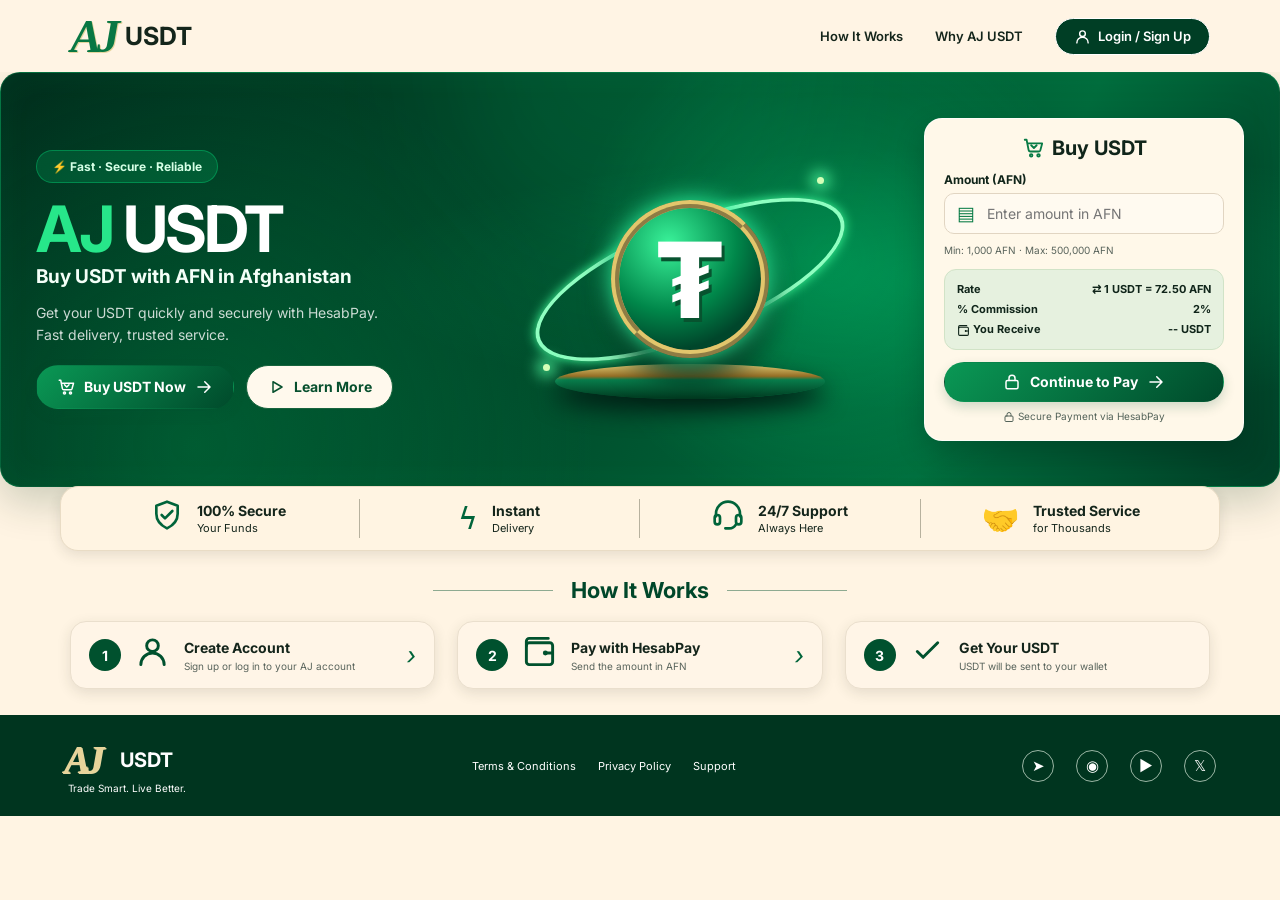
<file: index.html>
<!doctype html>
<html lang="en">
<head>
<meta charset="utf-8"><meta name="viewport" content="width=device-width,initial-scale=1,viewport-fit=cover">
<meta name="theme-color" content="#06472b"><meta name="description" content="Buy USDT with AFN in Afghanistan. Fast, secure and reliable.">
<title>AJ USDT | Buy USDT</title><link rel="manifest" href="manifest.json"><link rel="stylesheet" href="css/style.css"><script src="js/app.js" defer></script>
</head>
<body class="landing-page">
<svg xmlns="http://www.w3.org/2000/svg" class="svg-sprite" aria-hidden="true">
<symbol id="i-home" viewBox="0 0 24 24"><path d="m3 10 9-7 9 7v10a1 1 0 0 1-1 1h-5v-7H9v7H4a1 1 0 0 1-1-1z"/></symbol>
<symbol id="i-cart" viewBox="0 0 24 24"><path d="M3 3h2l2.2 11.2a2 2 0 0 0 2 1.6h8.9a2 2 0 0 0 1.9-1.4L22 7H6"/><circle cx="10" cy="20" r="1.4"/><circle cx="18" cy="20" r="1.4"/><path d="m10 9 3 3 3-3"/></symbol>
<symbol id="i-orders" viewBox="0 0 24 24"><rect x="5" y="3" width="14" height="18" rx="2"/><path d="M9 3V2h6v1M9 8h6M9 12h6M9 16h4"/></symbol>
<symbol id="i-wallet" viewBox="0 0 24 24"><rect x="3" y="6" width="18" height="15" rx="2"/><path d="M3 8V5a2 2 0 0 1 2-2h13M16 13h5"/><circle cx="16" cy="13" r=".7"/></symbol>
<symbol id="i-shield" viewBox="0 0 24 24"><path d="M12 2 20 5v6c0 5-3.4 8.7-8 11-4.6-2.3-8-6-8-11V5z"/><path d="m8 12 2.5 2.5L16 9"/></symbol>
<symbol id="i-headset" viewBox="0 0 24 24"><path d="M3 13v-2a9 9 0 0 1 18 0v2"/><rect x="2" y="12" width="4" height="7" rx="2"/><rect x="18" y="12" width="4" height="7" rx="2"/><path d="M18 19a6 6 0 0 1-6 3h-2"/></symbol>
<symbol id="i-user" viewBox="0 0 24 24"><circle cx="12" cy="8" r="4"/><path d="M4 21a8 8 0 0 1 16 0"/></symbol>
<symbol id="i-crown" viewBox="0 0 24 24"><path d="m3 7 5 4 4-7 4 7 5-4-2 13H5z"/><path d="M5 17h14"/></symbol>
<symbol id="i-settings" viewBox="0 0 24 24"><circle cx="12" cy="12" r="3"/><path d="m19.4 15 .1.1 1.2 1-1.5 2.6-1.5-.6a8 8 0 0 1-1.7 1l-.2 1.6h-3l-.3-1.6a8 8 0 0 1-1.7-1l-1.5.6-1.5-2.6 1.2-1a7 7 0 0 1 0-2l-1.2-1 1.5-2.6 1.5.6a8 8 0 0 1 1.7-1l.3-1.6h3l.2 1.6a8 8 0 0 1 1.7 1l1.5-.6 1.5 2.6-1.2 1a7 7 0 0 1-.1 2z"/></symbol>
<symbol id="i-bell" viewBox="0 0 24 24"><path d="M18 9a6 6 0 0 0-12 0c0 7-3 7-3 9h18c0-2-3-2-3-9M10 21h4"/></symbol>
<symbol id="i-trend" viewBox="0 0 24 24"><path d="m3 17 6-6 4 3 8-9"/><path d="M15 5h6v6"/></symbol>
<symbol id="i-chart" viewBox="0 0 24 24"><path d="M4 20V11M10 20V5M16 20v-8M22 20V2"/></symbol>
<symbol id="i-star" viewBox="0 0 24 24"><path d="m12 2 3 6 7 1-5 5 1 7-6-3-6 3 1-7-5-5 7-1z"/></symbol>
<symbol id="i-menu" viewBox="0 0 24 24"><path d="M3 6h18M3 12h18M3 18h18"/></symbol>
<symbol id="i-check" viewBox="0 0 24 24"><path d="m5 12 4 4L19 6"/></symbol>
<symbol id="i-lock" viewBox="0 0 24 24"><rect x="4" y="10" width="16" height="11" rx="2"/><path d="M8 10V7a4 4 0 0 1 8 0v3"/></symbol>
<symbol id="i-logout" viewBox="0 0 24 24"><path d="M10 17l5-5-5-5M15 12H3M12 3h7a2 2 0 0 1 2 2v14a2 2 0 0 1-2 2h-7"/></symbol>
<symbol id="i-play" viewBox="0 0 24 24"><path d="m8 5 12 7-12 7z"/></symbol>
<symbol id="i-arrow" viewBox="0 0 24 24"><path d="M4 12h15M13 5l7 7-7 7"/></symbol>
</svg>
<header class="site-header">
  <a class="site-brand" href="index.html"><span class="brand-mark">AJ</span><b>USDT</b></a>
   <button class="icon-button menu-toggle" aria-label="Open navigation" aria-expanded="false"><svg class="icon " aria-hidden="true"><use href="#i-menu"></use></svg></button>
  <nav class="top-nav"><a href="#how-it-works">How It Works</a><a href="#features">Why AJ USDT</a><a class="login-link" href="dashboard.html"><svg class="icon " aria-hidden="true"><use href="#i-user"></use></svg> Login / Sign Up</a></nav>
</header>



<main>
<section class="landing-hero">
  <div class="landing-copy"><span class="eyebrow">⚡ Fast · Secure · Reliable</span><h1><span>AJ</span> USDT</h1><h2>Buy USDT with AFN in Afghanistan</h2><p>Get your USDT quickly and securely with HesabPay. Fast delivery, trusted service.</p><div class="hero-actions"><a class="btn btn-primary" href="#buy-form"><svg class="icon " aria-hidden="true"><use href="#i-cart"></use></svg> Buy USDT Now <svg class="icon " aria-hidden="true"><use href="#i-arrow"></use></svg></a><a class="btn btn-outline" href="#how-it-works"><svg class="icon " aria-hidden="true"><use href="#i-play"></use></svg> Learn More</a></div></div>
  <div class="landing-coin-art"><div class="landing-orbit"></div><div class="landing-platform"></div><div class="landing-coin">₮</div><div class="coin-spark spark-a"></div><div class="coin-spark spark-b"></div></div>
  <form class="buy-card" id="buy-form"><h2><svg class="icon " aria-hidden="true"><use href="#i-cart"></use></svg> Buy USDT</h2><label for="amount">Amount (AFN)</label><div class="amount-input"><span>▤</span><input id="amount" type="number" min="1000" max="500000" placeholder="Enter amount in AFN" required></div><small>Min: 1,000 AFN · Max: 500,000 AFN</small><div class="rate-box"><div><b>Rate</b><strong>⇄ 1 USDT = 72.50 AFN</strong></div><div><b>% Commission</b><strong>2%</strong></div><div><b><svg class="icon " aria-hidden="true"><use href="#i-wallet"></use></svg> You Receive</b><strong id="receive">-- USDT</strong></div></div><button class="btn btn-primary pay-button" type="submit"><svg class="icon " aria-hidden="true"><use href="#i-lock"></use></svg> Continue to Pay <svg class="icon " aria-hidden="true"><use href="#i-arrow"></use></svg></button><p class="secure-note"><svg class="icon " aria-hidden="true"><use href="#i-lock"></use></svg> Secure Payment via HesabPay</p></form>
</section>
<section class="trust-strip" id="features"><div><span class="trust-icon"><svg class="icon " aria-hidden="true"><use href="#i-shield"></use></svg></span><p><b>100% Secure</b><small>Your Funds</small></p></div><div><span class="trust-icon">ϟ</span><p><b>Instant</b><small>Delivery</small></p></div><div><span class="trust-icon"><svg class="icon " aria-hidden="true"><use href="#i-headset"></use></svg></span><p><b>24/7 Support</b><small>Always Here</small></p></div><div><span class="trust-icon">🤝</span><p><b>Trusted Service</b><small>for Thousands</small></p></div></section>
<section class="how-section" id="how-it-works"><div class="section-heading"><span></span><h2>How It Works</h2><span></span></div><div class="steps"><article class="step-card"><b class="step-number">1</b><span class="step-icon"><svg class="icon " aria-hidden="true"><use href="#i-user"></use></svg></span><p><b>Create Account</b><small>Sign up or log in to your AJ account</small></p><i>›</i></article><article class="step-card"><b class="step-number">2</b><span class="step-icon"><svg class="icon " aria-hidden="true"><use href="#i-wallet"></use></svg></span><p><b>Pay with HesabPay</b><small>Send the amount in AFN</small></p><i>›</i></article><article class="step-card"><b class="step-number">3</b><span class="step-icon"><svg class="icon " aria-hidden="true"><use href="#i-check"></use></svg></span><p><b>Get Your USDT</b><small>USDT will be sent to your wallet</small></p></article></div></section>
</main>
<footer class="site-footer"><a class="footer-brand" href="index.html"><span class="brand-mark">AJ</span><b>USDT</b><small>Trade Smart. Live Better.</small></a><div class="footer-links"><a href="#">Terms &amp; Conditions</a><a href="#">Privacy Policy</a><a href="dashboard.html">Support</a></div><div class="social-links"><a href="#" aria-label="Telegram">➤</a><a href="#" aria-label="WhatsApp">◉</a><a href="#" aria-label="YouTube">▶</a><a href="#" aria-label="X">𝕏</a></div></footer>
<div class="toast" role="status" aria-live="polite"></div>
</body></html>
</file>
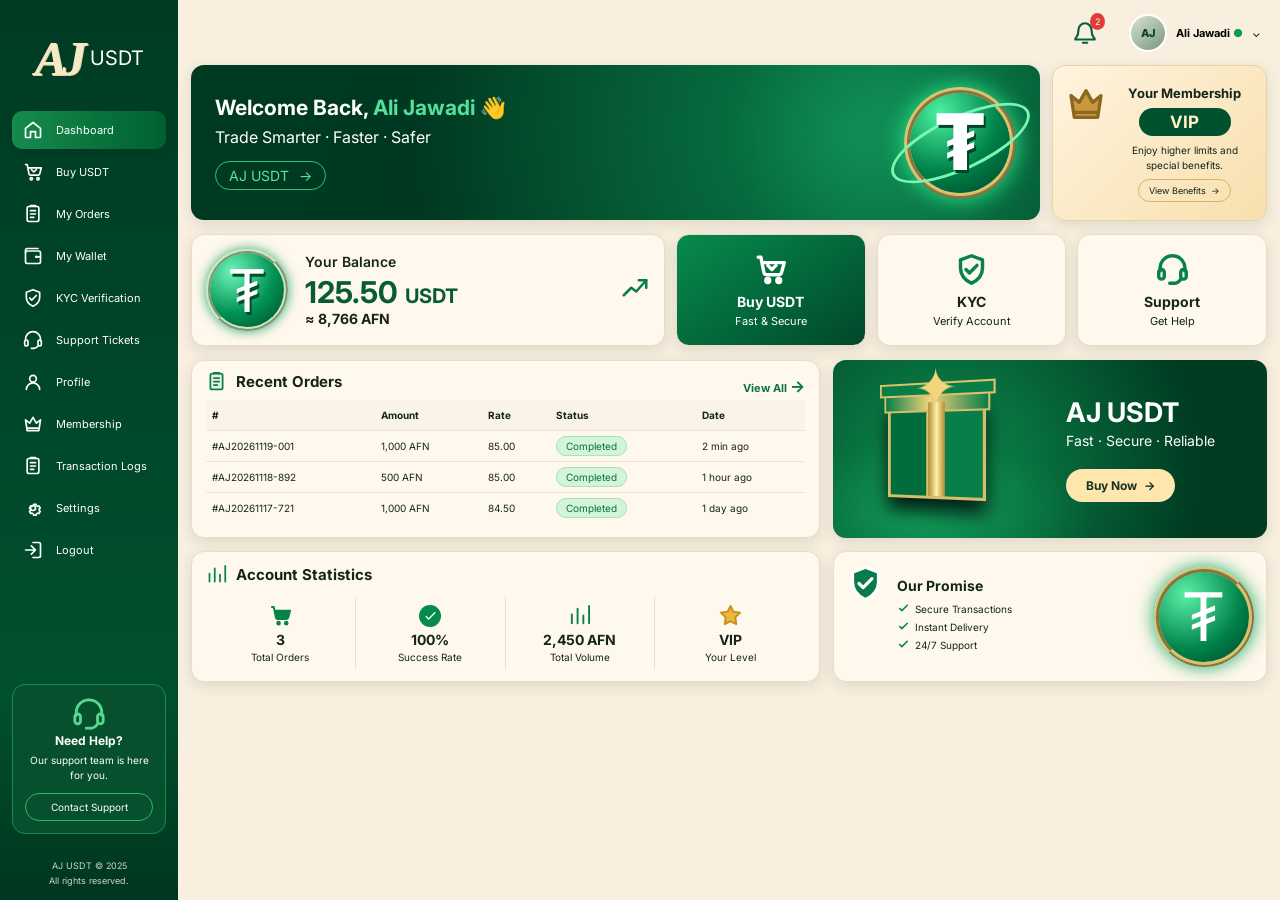
<file: dashboard.html>
<!doctype html>
<html lang="en">
<head>
<meta charset="utf-8"><meta name="viewport" content="width=device-width,initial-scale=1,viewport-fit=cover">
<meta name="theme-color" content="#06472b"><meta name="description" content="AJ USDT account dashboard">
<title>Dashboard | AJ USDT</title><link rel="manifest" href="manifest.json"><link rel="stylesheet" href="css/style.css"><script src="js/app.js" defer></script>
</head>
<body class="dashboard-page">
<svg xmlns="http://www.w3.org/2000/svg" class="svg-sprite" aria-hidden="true">
<symbol id="i-home" viewBox="0 0 24 24"><path d="m3 10 9-7 9 7v10a1 1 0 0 1-1 1h-5v-7H9v7H4a1 1 0 0 1-1-1z"/></symbol>
<symbol id="i-cart" viewBox="0 0 24 24"><path d="M3 3h2l2.2 11.2a2 2 0 0 0 2 1.6h8.9a2 2 0 0 0 1.9-1.4L22 7H6"/><circle cx="10" cy="20" r="1.4"/><circle cx="18" cy="20" r="1.4"/><path d="m10 9 3 3 3-3"/></symbol>
<symbol id="i-orders" viewBox="0 0 24 24"><rect x="5" y="3" width="14" height="18" rx="2"/><path d="M9 3V2h6v1M9 8h6M9 12h6M9 16h4"/></symbol>
<symbol id="i-wallet" viewBox="0 0 24 24"><rect x="3" y="6" width="18" height="15" rx="2"/><path d="M3 8V5a2 2 0 0 1 2-2h13M16 13h5"/><circle cx="16" cy="13" r=".7"/></symbol>
<symbol id="i-shield" viewBox="0 0 24 24"><path d="M12 2 20 5v6c0 5-3.4 8.7-8 11-4.6-2.3-8-6-8-11V5z"/><path d="m8 12 2.5 2.5L16 9"/></symbol>
<symbol id="i-headset" viewBox="0 0 24 24"><path d="M3 13v-2a9 9 0 0 1 18 0v2"/><rect x="2" y="12" width="4" height="7" rx="2"/><rect x="18" y="12" width="4" height="7" rx="2"/><path d="M18 19a6 6 0 0 1-6 3h-2"/></symbol>
<symbol id="i-user" viewBox="0 0 24 24"><circle cx="12" cy="8" r="4"/><path d="M4 21a8 8 0 0 1 16 0"/></symbol>
<symbol id="i-crown" viewBox="0 0 24 24"><path d="m3 7 5 4 4-7 4 7 5-4-2 13H5z"/><path d="M5 17h14"/></symbol>
<symbol id="i-settings" viewBox="0 0 24 24"><circle cx="12" cy="12" r="3"/><path d="m19.4 15 .1.1 1.2 1-1.5 2.6-1.5-.6a8 8 0 0 1-1.7 1l-.2 1.6h-3l-.3-1.6a8 8 0 0 1-1.7-1l-1.5.6-1.5-2.6 1.2-1a7 7 0 0 1 0-2l-1.2-1 1.5-2.6 1.5.6a8 8 0 0 1 1.7-1l.3-1.6h3l.2 1.6a8 8 0 0 1 1.7 1l1.5-.6 1.5 2.6-1.2 1a7 7 0 0 1-.1 2z"/></symbol>
<symbol id="i-bell" viewBox="0 0 24 24"><path d="M18 9a6 6 0 0 0-12 0c0 7-3 7-3 9h18c0-2-3-2-3-9M10 21h4"/></symbol>
<symbol id="i-trend" viewBox="0 0 24 24"><path d="m3 17 6-6 4 3 8-9"/><path d="M15 5h6v6"/></symbol>
<symbol id="i-chart" viewBox="0 0 24 24"><path d="M4 20V11M10 20V5M16 20v-8M22 20V2"/></symbol>
<symbol id="i-star" viewBox="0 0 24 24"><path d="m12 2 3 6 7 1-5 5 1 7-6-3-6 3 1-7-5-5 7-1z"/></symbol>
<symbol id="i-menu" viewBox="0 0 24 24"><path d="M3 6h18M3 12h18M3 18h18"/></symbol>
<symbol id="i-check" viewBox="0 0 24 24"><path d="m5 12 4 4L19 6"/></symbol>
<symbol id="i-lock" viewBox="0 0 24 24"><rect x="4" y="10" width="16" height="11" rx="2"/><path d="M8 10V7a4 4 0 0 1 8 0v3"/></symbol>
<symbol id="i-logout" viewBox="0 0 24 24"><path d="M10 17l5-5-5-5M15 12H3M12 3h7a2 2 0 0 1 2 2v14a2 2 0 0 1-2 2h-7"/></symbol>
<symbol id="i-play" viewBox="0 0 24 24"><path d="m8 5 12 7-12 7z"/></symbol>
<symbol id="i-arrow" viewBox="0 0 24 24"><path d="M4 12h15M13 5l7 7-7 7"/></symbol>
</svg>
<aside class="sidebar" id="sidebar">
  <a class="side-brand" href="index.html"><span class="brand-mark">AJ</span><span>USDT</span></a>
  <nav class="side-nav">
    <a class="active" href="dashboard.html"><svg class="icon " aria-hidden="true"><use href="#i-home"></use></svg><span>Dashboard</span></a>
    <a href="index.html#buy-form"><svg class="icon " aria-hidden="true"><use href="#i-cart"></use></svg><span>Buy USDT</span></a>
    <a href="#orders"><svg class="icon " aria-hidden="true"><use href="#i-orders"></use></svg><span>My Orders</span></a>
    <a href="#wallet"><svg class="icon " aria-hidden="true"><use href="#i-wallet"></use></svg><span>My Wallet</span></a>
    <a href="#kyc"><svg class="icon " aria-hidden="true"><use href="#i-shield"></use></svg><span>KYC Verification</span></a>
    <a href="#support"><svg class="icon " aria-hidden="true"><use href="#i-headset"></use></svg><span>Support Tickets</span></a>
    <a href="#profile"><svg class="icon " aria-hidden="true"><use href="#i-user"></use></svg><span>Profile</span></a>
    <a href="#membership"><svg class="icon " aria-hidden="true"><use href="#i-crown"></use></svg><span>Membership</span></a>
    <a href="#transactions"><svg class="icon " aria-hidden="true"><use href="#i-orders"></use></svg><span>Transaction Logs</span></a>
    <a href="#settings"><svg class="icon " aria-hidden="true"><use href="#i-settings"></use></svg><span>Settings</span></a>
    <a href="index.html"><svg class="icon " aria-hidden="true"><use href="#i-logout"></use></svg><span>Logout</span></a>
  </nav>
  <div class="sidebar-help"><div class="help-icon"><svg class="icon " aria-hidden="true"><use href="#i-headset"></use></svg></div><b>Need Help?</b><p>Our support team is here for you.</p><a href="#support">Contact Support</a></div>
  <small class="copyright">AJ USDT © 2025<br>All rights reserved.</small>
</aside>

<main class="dashboard-main">
  <header class="mobile-topbar">
    <button class="icon-button dashboard-menu" aria-label="Open menu" aria-expanded="false"><svg class="icon " aria-hidden="true"><use href="#i-menu"></use></svg></button>
    <a class="mobile-brand" href="dashboard.html"><span class="brand-mark">AJ</span><b>USDT</b></a>
    <button class="icon-button notification" aria-label="Notifications"><svg class="icon " aria-hidden="true"><use href="#i-bell"></use></svg><i>2</i></button>
    <button class="profile-trigger" aria-label="Open profile"><span class="avatar">AJ</span><span class="profile-chevron">⌄</span></button>
  </header>
  <header class="desktop-topbar">
    <div class="topbar-spacer"></div>
    <button class="icon-button notification" aria-label="Notifications"><svg class="icon " aria-hidden="true"><use href="#i-bell"></use></svg><i>2</i></button>
    <button class="desktop-user"><span class="avatar">AJ</span><b>Ali Jawadi <em>●</em></b><span>⌄</span></button>
  </header>

  <section class="dashboard-welcome">
    <div class="welcome-banner">
      <div class="welcome-copy"><h1>Welcome Back, <span>Ali Jawadi 👋</span></h1><p>Trade Smarter · Faster · Safer</p><a href="index.html">AJ USDT <span>→</span></a></div>
      <div class="hero-coin"><span>₮</span><i></i></div>
    </div>
    <article class="membership-card" id="membership">
      <div class="membership-crown"><svg class="icon " aria-hidden="true"><use href="#i-crown"></use></svg></div><div class="membership-copy"><b>Your Membership</b><strong>VIP</strong><p>Enjoy higher limits and<br> special benefits.</p><a href="#membership">View Benefits <span>→</span></a></div>
    </article>
  </section>

  <section class="overview-grid">
    <article class="balance-card panel" id="wallet">
      <div class="usdt-coin"><span>₮</span></div><div class="balance-content"><p>Your Balance</p><h2>125.50 <small>USDT</small></h2><b>≈ 8,766 AFN</b></div><span class="balance-trend"><svg class="icon " aria-hidden="true"><use href="#i-trend"></use></svg></span>
    </article>
    <a class="quick-card quick-primary" href="index.html#buy-form"><span class="quick-icon"><svg class="icon " aria-hidden="true"><use href="#i-cart"></use></svg></span><b>Buy USDT</b><small>Fast &amp; Secure</small></a>
    <a class="quick-card" href="#kyc"><span class="quick-icon"><svg class="icon " aria-hidden="true"><use href="#i-shield"></use></svg></span><b>KYC</b><small>Verify Account</small></a>
    <a class="quick-card" href="#support"><span class="quick-icon"><svg class="icon " aria-hidden="true"><use href="#i-headset"></use></svg></span><b>Support</b><small>Get Help</small></a>
  </section>

  <section class="dashboard-grid">
    <article class="orders-card panel" id="orders">
      <div class="panel-heading"><h2><span class="heading-icon"><svg class="icon " aria-hidden="true"><use href="#i-orders"></use></svg></span>Recent Orders</h2><a href="#transactions">View All <span>→</span></a></div>
      <div class="table-scroll"><table><thead><tr><th>#</th><th>Amount</th><th>Rate</th><th>Status</th><th>Date</th></tr></thead><tbody>
      <tr><td>#AJ20261119-001</td><td>1,000 AFN</td><td>85.00</td><td><span class="status">Completed</span></td><td>2 min ago</td></tr>
      <tr><td>#AJ20261118-892</td><td>500 AFN</td><td>85.00</td><td><span class="status">Completed</span></td><td>1 hour ago</td></tr>
      <tr><td>#AJ20261117-721</td><td>1,000 AFN</td><td>84.50</td><td><span class="status">Completed</span></td><td>1 day ago</td></tr>
      </tbody></table></div>
    </article>
    <article class="promo-card">
      <div class="gift-box"><span class="gift-bow">✦</span><span class="gift-ribbon"></span><span class="gift-lid"></span></div>
      <div class="promo-copy"><h2>AJ USDT</h2><p>Fast · Secure · Reliable</p><a href="index.html#buy-form">Buy Now <span>→</span></a></div>
    </article>
    <article class="stats-card panel">
      <div class="panel-heading"><h2><span class="heading-icon"><svg class="icon " aria-hidden="true"><use href="#i-chart"></use></svg></span>Account Statistics</h2></div>
      <div class="stats-list">
        <div><span class="stat-icon"><svg class="icon " aria-hidden="true"><use href="#i-cart"></use></svg></span><b>3</b><small>Total Orders</small></div>
        <div><span class="stat-icon round-check"><svg class="icon " aria-hidden="true"><use href="#i-check"></use></svg></span><b>100%</b><small>Success Rate</small></div>
        <div><span class="stat-icon"><svg class="icon " aria-hidden="true"><use href="#i-chart"></use></svg></span><b>2,450 AFN</b><small>Total Volume</small></div>
        <div><span class="stat-icon gold"><svg class="icon " aria-hidden="true"><use href="#i-star"></use></svg></span><b>VIP</b><small>Your Level</small></div>
      </div>
    </article>
    <article class="promise-card panel">
      <span class="promise-shield"><svg class="icon " aria-hidden="true"><use href="#i-shield"></use></svg></span><div class="promise-copy"><h2>Our Promise</h2><p><svg class="icon " aria-hidden="true"><use href="#i-check"></use></svg> Secure Transactions</p><p><svg class="icon " aria-hidden="true"><use href="#i-check"></use></svg> Instant Delivery</p><p><svg class="icon " aria-hidden="true"><use href="#i-check"></use></svg> 24/7 Support</p></div><div class="promise-coin"><span>₮</span></div>
    </article>
  </section>
</main>

<nav class="mobile-bottom-nav" aria-label="Mobile navigation">
  <a class="selected" href="dashboard.html"><svg class="icon " aria-hidden="true"><use href="#i-home"></use></svg><span>Home</span></a>
  <a href="#orders"><svg class="icon " aria-hidden="true"><use href="#i-orders"></use></svg><span>Orders</span></a>
  <a href="#support"><svg class="icon " aria-hidden="true"><use href="#i-headset"></use></svg><span>Support</span></a>
  <a href="#profile"><svg class="icon " aria-hidden="true"><use href="#i-user"></use></svg><span>Profile</span></a>
  <a href="#settings"><svg class="icon " aria-hidden="true"><use href="#i-settings"></use></svg><span>Settings</span></a>
</nav>
<div class="toast" role="status" aria-live="polite"></div>
</body></html>
</file>
<file: css/style.css>
@import url('https://fonts.googleapis.com/css2?family=Inter:wght@400;500;600;700;800&display=swap');
:root{--green:#006239;--green2:#0a9654;--deep:#003a23;--deep2:#002c1a;--cream:#fff4e3;--cream2:#f8ead4;--ink:#14251b;--muted:#69736c;--line:#e8ddcb;--shadow:0 4px 14px rgba(42,50,35,.12)}
*{box-sizing:border-box}html{scroll-behavior:smooth}body{margin:0;font-family:Inter,Arial,sans-serif;color:var(--ink);background:var(--cream);font-size:14px}a{color:inherit;text-decoration:none}button,input{font:inherit}.svg-sprite{position:absolute;width:0;height:0;overflow:hidden}.icon{width:22px;height:22px;display:inline-block;fill:none;stroke:currentColor;stroke-width:2;stroke-linecap:round;stroke-linejoin:round;flex:none}.btn{display:inline-flex;align-items:center;justify-content:center;gap:9px;border-radius:26px;padding:12px 20px;font-weight:700;border:1px solid transparent;cursor:pointer}.btn .icon{width:18px;height:18px}.btn-primary{background:linear-gradient(135deg,#0a9855,#004a2b);color:#fff;box-shadow:0 5px 12px #00512e30}.btn-outline{border-color:#17643d;color:#07502e;background:#fff9ed}.icon-button{display:grid;place-items:center;border:0;background:transparent;color:inherit;padding:7px;cursor:pointer}.icon-button .icon{width:27px;height:27px}.brand-mark{font-family:Georgia,serif;font-weight:900;font-style:italic;letter-spacing:-5px;font-size:43px;color:#087743;text-shadow:1px 1px #e5d59e}
/* Landing page */
.site-header{height:72px;display:flex;align-items:center;justify-content:space-between;padding:0 5.5%;background:#fff4e4;position:relative;z-index:5}.site-brand{display:flex;align-items:center;gap:10px;font-size:25px}.site-brand .brand-mark{font-size:47px}.top-nav{display:flex;align-items:center;gap:32px;font-size:13px;font-weight:600}.login-link{border:1px solid #fff;border-radius:24px;padding:9px 18px;background:#003e25;color:white;display:flex;align-items:center;gap:7px}.login-link .icon{width:17px;height:17px}.menu-toggle{display:none}
.landing-hero{min-height:350px;padding:30px 4.5%;display:grid;grid-template-columns:1.02fr 1.1fr .9fr;align-items:center;gap:18px;position:relative;overflow:hidden;background:radial-gradient(ellipse at 60% 50%,#087c49 0,#00512e 38%,#00351f 78%);color:white}.landing-hero:before{content:"";position:absolute;inset:0;background:radial-gradient(circle at 62% 45%,#22c87844,transparent 32%),linear-gradient(120deg,transparent 45%,#052f1d55);pointer-events:none}.landing-copy,.landing-coin-art,.buy-card{position:relative;z-index:1}.eyebrow{display:inline-block;background:#e4f2d9;color:#07522f;padding:7px 14px;border-radius:20px;font-size:12px;font-weight:700}.landing-copy h1{font-size:clamp(42px,5vw,64px);line-height:1;margin:14px 0 4px;letter-spacing:-3px;color:#101a14}.landing-copy h1 span{color:#2ab675}.landing-copy h2{font-size:19px;margin:0 0 12px}.landing-copy p{line-height:1.6;max-width:360px;color:#e8f2e8}.hero-actions{display:flex;gap:12px;flex-wrap:wrap;margin-top:18px}.landing-coin-art{height:280px;display:grid;place-items:center;perspective:600px}.landing-coin{width:158px;height:158px;border:8px ridge #e2c66c;border-radius:50%;display:grid;place-items:center;background:radial-gradient(circle at 35% 25%,#3af39a,#00874a 48%,#00462b 75%);box-shadow:0 0 25px #2effa5,0 20px 30px #001d12;color:#fff;font-size:105px;font-weight:800;text-shadow:3px 4px #07532f;z-index:2}.landing-platform{position:absolute;width:270px;height:35px;border-radius:50%;bottom:20px;background:linear-gradient(#e5d078,#956e25 35%,#087c4b 45%,#00391f);box-shadow:0 12px 25px #001d14}.landing-orbit{position:absolute;width:330px;height:115px;border:4px solid #8fffc1;border-radius:50%;transform:rotate(-22deg);box-shadow:0 0 12px #3eff9c}.coin-spark{position:absolute;width:7px;height:7px;background:#d5ffb7;border-radius:50%;box-shadow:0 0 15px 5px #54ffa4}.spark-a{top:38px;right:18%}.spark-b{bottom:48px;left:15%}
.buy-card{background:#fff4df;color:#15271d;padding:17px 19px;border-radius:18px;box-shadow:0 10px 25px #001d1544}.buy-card h2{text-align:center;font-size:20px;margin:0 0 10px;display:flex;align-items:center;justify-content:center;gap:8px}.buy-card h2 .icon{color:#087b45}.buy-card label{font-weight:700;font-size:12px}.amount-input{display:flex;align-items:center;gap:10px;background:#fffaf0;border:1px solid #e1d5c2;border-radius:10px;padding:8px 12px;margin:6px 0}.amount-input>span{color:#087b45;font-size:19px}.amount-input input{border:0;outline:0;background:transparent;width:100%;min-width:0}.buy-card>small{font-size:10px;color:#59645c}.rate-box{background:#e6f1df;border:1px solid #d1e3c7;border-radius:12px;padding:9px 12px;margin:12px 0;font-size:11px}.rate-box div{display:flex;justify-content:space-between;gap:8px;padding:3px 0}.rate-box strong{white-space:nowrap}.rate-box .icon{width:13px;height:13px;vertical-align:middle}.pay-button{width:100%;padding:10px}.secure-note{text-align:center;font-size:10px;margin:8px 0 0;color:#536359}.secure-note .icon{width:12px;height:12px;vertical-align:middle}
.trust-strip{max-width:1160px;margin:-1px auto 0;position:relative;z-index:2;background:#fff4e2;border:1px solid #e9dcc5;border-radius:18px;box-shadow:var(--shadow);display:grid;grid-template-columns:repeat(4,1fr);padding:12px 18px}.trust-strip>div{display:flex;align-items:center;justify-content:center;gap:14px;border-right:1px solid #b7b19e}.trust-strip>div:last-child{border:0}.trust-icon{font-size:30px;color:#00643a}.trust-icon .icon{width:32px;height:32px}.trust-strip p{margin:0;display:grid;gap:2px}.trust-strip small{font-size:11px}
.how-section{max-width:1160px;margin:8px auto 26px;padding:0 10px}.section-heading{display:flex;align-items:center;justify-content:center;gap:18px;color:#00472a}.section-heading span{height:1px;width:120px;background:#8eaa91}.section-heading h2{font-size:22px}.steps{display:grid;grid-template-columns:repeat(3,1fr);gap:22px}.step-card{background:#fff5e7;border:1px solid #eadfcd;border-radius:16px;padding:12px 18px;display:flex;align-items:center;gap:14px;box-shadow:var(--shadow);min-width:0}.step-number{width:32px;height:32px;border-radius:50%;display:grid;place-items:center;background:#00512e;color:white;flex:none}.step-icon{font-size:30px;color:#00512e}.step-icon .icon{width:35px;height:35px}.step-card p{display:grid;gap:4px;margin:0;min-width:0}.step-card small{font-size:10px;color:#59645c}.step-card i{font-size:25px;color:#00643a;margin-left:auto}.site-footer{background:#00351f;color:white;padding:22px 5%;display:flex;align-items:center;justify-content:space-between;gap:20px}.footer-brand{display:grid;grid-template-columns:auto auto;align-items:center;column-gap:8px}.footer-brand .brand-mark{color:#e7d49a;font-size:39px}.footer-brand b{font-size:20px}.footer-brand small{grid-column:1/3;font-size:10px;margin-left:4px}.footer-links,.social-links{display:flex;align-items:center;gap:22px;font-size:11px}.social-links a{border:1px solid #9ab5a4;border-radius:50%;width:32px;height:32px;display:grid;place-items:center;font-size:15px}
/* Dashboard desktop */
.dashboard-page{background:#f8efdf;min-height:100vh}.sidebar{width:178px;background:linear-gradient(180deg,#003b24,#00502d 78%,#00351f);color:white;position:fixed;inset:0 auto 0 0;padding:17px 12px 12px;display:flex;flex-direction:column;z-index:10}.side-brand{height:82px;display:flex;align-items:center;justify-content:center;gap:8px;font-size:20px;margin-bottom:12px}.side-brand .brand-mark{font-size:49px;color:#f5e9c8}.side-nav{display:grid;gap:4px}.side-nav a{display:flex;align-items:center;gap:13px;padding:9px 11px;border-radius:10px;font-size:11px;white-space:nowrap}.side-nav a .icon{width:20px;height:20px}.side-nav a.active,.side-nav a:hover{background:linear-gradient(90deg,#168b4d,#00602f);box-shadow:0 3px 10px #001d1238}.sidebar-help{margin-top:auto;border:1px solid #168b4d;background:#07502e;border-radius:13px;padding:12px;text-align:center;font-size:10px}.help-icon{color:#55d98e}.help-icon .icon{width:34px;height:34px}.sidebar-help b{font-size:12px}.sidebar-help p{line-height:1.5;margin:5px 0 10px}.sidebar-help>a{display:block;border:1px solid #32b66d;border-radius:18px;padding:7px}.copyright{font-size:9px;color:#c6d6cb;text-align:center;line-height:1.6;margin-top:25px}
.dashboard-main{margin-left:178px;padding:0 13px 18px;max-width:1600px}.desktop-topbar{height:65px;display:flex;align-items:center;gap:18px}.mobile-topbar{display:none}.topbar-spacer{flex:1}.notification{color:#00633a;position:relative}.notification .icon{width:26px;height:26px}.notification i{position:absolute;top:0;right:0;background:#e33b38;color:white;font-size:9px;font-style:normal;border-radius:50%;padding:3px 5px}.desktop-user{display:flex;align-items:center;gap:9px;border:0;background:none;font-size:11px}.desktop-user em{color:#0c9c55;font-style:normal}.avatar{width:38px;height:38px;border-radius:50%;background:linear-gradient(140deg,#d6e2d2,#7b987d);display:grid;place-items:center;color:#06452a;font-weight:800;border:2px solid white}.dashboard-welcome{display:grid;grid-template-columns:minmax(0,1fr) 215px;gap:12px}.welcome-banner{height:155px;border-radius:13px;padding:28px 24px;color:white;display:flex;align-items:center;justify-content:space-between;overflow:hidden;background:radial-gradient(circle at 78% 45%,#0a8d51,#003a22 65%);box-shadow:var(--shadow);position:relative}.welcome-banner:before{content:"";position:absolute;inset:0;background:radial-gradient(circle at 85% 40%,#29d88944,transparent 25%),linear-gradient(110deg,transparent,#001f1433)}.welcome-copy{z-index:1}.welcome-banner h1{font-size:21px;margin:0 0 7px}.welcome-banner h1 span{color:#54df9b}.welcome-banner p{font-size:16px;margin:0 0 14px}.welcome-banner a{display:inline-flex;gap:10px;border:1px solid #2bc477;border-radius:16px;padding:5px 13px;color:#55e69c}.hero-coin{width:112px;height:112px;border-radius:50%;border:6px ridge #d9c36f;background:radial-gradient(circle at 30% 20%,#4af2a2,#008148 55%,#00432a);display:grid;place-items:center;font-size:78px;font-weight:800;box-shadow:0 0 22px #26e98b;text-shadow:2px 3px #00452b;z-index:1;position:relative;color:#fff}.hero-coin:after{content:"";position:absolute;width:145px;height:48px;border:3px solid #7af6b4;border-radius:50%;transform:rotate(-25deg);z-index:-1}.membership-card{background:linear-gradient(135deg,#fff4df,#f8dfad);border:1px solid #e8d2a8;border-radius:13px;box-shadow:var(--shadow);display:flex;align-items:flex-start;gap:10px;padding:18px 13px;text-align:center}.membership-crown{color:#b78a27}.membership-crown .icon{width:40px;height:40px;fill:#c69a3d;stroke:#8b671f}.membership-copy{flex:1}.membership-card b{font-size:13px;white-space:nowrap}.membership-card strong{display:block;background:#00512e;color:#fff1cb;border-radius:18px;padding:4px 12px;margin:7px auto;width:92px;font-size:17px}.membership-card p{font-size:10px;line-height:1.5;margin:6px 0}.membership-card a{display:inline-flex;gap:5px;border:1px solid #d5b46b;border-radius:18px;padding:5px 10px;font-size:9px}
.overview-grid{display:grid;grid-template-columns:minmax(250px,2.5fr) repeat(3,minmax(105px,1fr));gap:11px;margin-top:13px}.panel,.quick-card{border:1px solid #e8ddcb;border-radius:13px;background:#fff8ec;box-shadow:var(--shadow)}.balance-card{min-height:112px;display:flex;align-items:center;gap:17px;padding:14px}.usdt-coin{width:82px;height:82px;flex:none;border-radius:50%;display:grid;place-items:center;font-size:59px;color:white;text-shadow:2px 3px #00502d;background:radial-gradient(circle at 30% 25%,#6ff5ba,#009253 55%,#00482a);border:4px ridge #c8e7b9;box-shadow:0 0 12px #23a86c}.balance-content p{margin:0 0 4px;font-weight:600}.balance-content h2{font-size:30px;color:#075b35;margin:0;white-space:nowrap}.balance-content h2 small{font-size:20px}.balance-content>b{font-size:14px}.balance-trend{margin-left:auto;color:#087c48}.balance-trend .icon{width:30px;height:30px}.quick-card{min-height:112px;display:flex;flex-direction:column;align-items:center;justify-content:center;gap:4px;text-align:center}.quick-icon{color:#07834a}.quick-icon .icon{width:33px;height:33px;stroke-width:2.5}.quick-card b{font-size:14px}.quick-card small{font-size:11px}.quick-primary{background:linear-gradient(145deg,#078b4c,#00472a);color:white}.quick-primary .quick-icon{color:white}
.dashboard-grid{display:grid;grid-template-columns:minmax(0,1.45fr) minmax(250px,1fr);gap:13px;margin-top:14px}.orders-card{padding:10px 14px;min-width:0}.panel-heading{display:flex;align-items:center;justify-content:space-between;gap:10px}.panel-heading h2{font-size:15px;margin:0 0 8px;display:flex;align-items:center;gap:9px}.heading-icon{color:#07834a;display:inline-flex}.heading-icon .icon{width:21px;height:21px;fill:#07834a12}.panel-heading>a{font-size:11px;color:#087443;font-weight:700;white-space:nowrap}.panel-heading>a span{font-size:16px}.table-scroll{overflow-x:auto}table{width:100%;border-collapse:collapse;font-size:10px;white-space:nowrap}th,td{text-align:left;padding:9px 6px;border-bottom:1px solid #eee4d5}th{font-weight:700;background:#faf3e8}tbody tr:last-child td{border-bottom:0}.status{background:#d4f4d9;color:#08713d;border:1px solid #a5e5b5;border-radius:12px;padding:3px 9px}.promo-card{min-height:178px;border-radius:13px;overflow:hidden;color:white;display:flex;align-items:center;justify-content:space-around;padding:12px;background:radial-gradient(circle at 25% 60%,#0c8d4d,#003b22 75%);box-shadow:var(--shadow);position:relative}.promo-card:before{content:"";position:absolute;inset:0;background:radial-gradient(ellipse at 20% 90%,#1cce7955,transparent 35%)}.gift-box{width:100px;height:100px;position:relative;background:linear-gradient(90deg,#006d3d 0 40%,#e2c56e 41% 55%,#087e48 56%);border:3px solid #d6bd69;box-shadow:0 12px 18px #001b13;transform:perspective(250px) rotateY(-12deg);z-index:1}.gift-box:before{content:"";position:absolute;left:-7px;right:-7px;top:-14px;height:20px;background:linear-gradient(90deg,#087d48,#f2d47b 45%,#087d48);border:2px solid #d6bd69}.gift-ribbon{position:absolute;top:0;bottom:0;left:43%;width:17px;background:linear-gradient(90deg,#b18a36,#fff0a5,#b18a36)}.gift-lid{position:absolute;left:-12px;right:-12px;top:-20px;height:14px;background:#087e48;border:2px solid #e0c16a}.gift-bow{position:absolute;top:-47px;left:25px;color:#f5d57b;font-size:54px;z-index:2}.promo-copy{z-index:1}.promo-copy h2{font-size:27px;margin:0 0 3px}.promo-copy p{margin:0 0 20px}.promo-copy a{display:inline-flex;align-items:center;gap:7px;background:#ffe6ad;color:#173321;padding:9px 20px;border-radius:22px;font-weight:700;font-size:12px}
.stats-card{padding:12px 14px}.stats-list{display:grid;grid-template-columns:repeat(4,1fr);margin-top:4px}.stats-list>div{display:flex;flex-direction:column;align-items:center;gap:3px;border-right:1px solid #e9dfd0;padding:6px 3px;text-align:center}.stats-list>div:last-child{border:0}.stat-icon{color:#07834a;height:25px;display:grid;place-items:center}.stat-icon .icon{width:23px;height:23px;fill:#07834a}.stat-icon.round-check{background:#078b4c;color:white;border-radius:50%;width:22px;height:22px;margin:2px 0 1px}.stat-icon.round-check .icon{width:15px;height:15px;stroke:white;fill:none}.stat-icon.gold{color:#d7a72d}.stat-icon.gold .icon{fill:#e9b83c;stroke:#c88e19}.stats-list b{font-size:14px}.stats-list small{font-size:10px}.promise-card{min-height:120px;display:flex;align-items:center;gap:12px;padding:12px;position:relative;overflow:hidden}.promise-shield{color:#087c48;align-self:flex-start}.promise-shield .icon{width:39px;height:39px;fill:#087c48;stroke:#fff}.promise-copy{z-index:1}.promise-copy h2{font-size:14px;margin:0 0 8px}.promise-copy p{font-size:10px;margin:5px 0;display:flex;align-items:center;gap:5px}.promise-copy p .icon{width:13px;height:13px;color:#078b4c;stroke-width:3}.promise-coin{margin-left:auto;width:100px;height:100px;border-radius:50%;display:grid;place-items:center;background:radial-gradient(circle at 30% 25%,#5bf0a8,#00824a 60%,#00432a);color:white;font-size:67px;border:5px ridge #d6c26f;box-shadow:0 0 18px #18a966;flex:none}.mobile-bottom-nav{display:none}.toast{position:fixed;bottom:20px;left:50%;transform:translate(-50%,20px);background:#073d27;color:white;padding:12px 18px;border-radius:10px;opacity:0;pointer-events:none;transition:.25s;z-index:30;box-shadow:var(--shadow);max-width:90vw;text-align:center}.toast.show{opacity:1;transform:translate(-50%,0)}
@media(max-width:1050px){.landing-hero{grid-template-columns:1fr 1fr}.landing-coin-art{grid-column:2;grid-row:1/3;height:230px}.buy-card{grid-column:1/-1;max-width:520px;width:100%;justify-self:center}.landing-copy{grid-column:1;grid-row:1/3}.dashboard-welcome{grid-template-columns:minmax(0,1fr) 190px}.overview-grid{grid-template-columns:repeat(3,1fr)}.balance-card{grid-column:1/-1}.dashboard-grid{grid-template-columns:1fr 1fr}.orders-card{grid-column:1/-1;grid-row:1}.stats-card,.promise-card{min-height:125px}}
@media(max-width:720px){.site-header{height:62px;padding:0 18px}.site-header .menu-toggle{display:grid}.top-nav{display:none;position:absolute;top:62px;left:0;right:0;background:#fff4e4;padding:15px 22px;box-shadow:var(--shadow);flex-direction:column;align-items:stretch;gap:15px}.top-nav.open{display:flex}.landing-hero{padding:28px 16px;grid-template-columns:1fr;gap:17px}.landing-copy{grid-column:1;grid-row:auto;text-align:center}.landing-copy p{margin-inline:auto}.hero-actions{justify-content:center}.landing-coin-art{grid-column:1;grid-row:auto;height:185px}.landing-coin{width:120px;height:120px;font-size:78px}.landing-platform{width:220px}.landing-orbit{width:260px}.buy-card{grid-column:1}.trust-strip{margin:0 12px;grid-template-columns:1fr 1fr;gap:12px;padding:15px}.trust-strip>div{border:0;justify-content:flex-start;padding-left:12px}.steps{grid-template-columns:1fr;gap:10px}.step-card{min-height:66px}.step-card i{display:none}.site-footer{flex-direction:column;text-align:center}.footer-brand{justify-items:center}.footer-links{flex-wrap:wrap;justify-content:center;gap:15px}.dashboard-page{padding-bottom:80px}.sidebar{transform:translateX(-105%);transition:transform .25s;box-shadow:8px 0 20px #001b1240;padding-top:20px}.sidebar.open{transform:translateX(0)}.dashboard-main{margin-left:0;padding:0 13px 18px}.desktop-topbar{display:none}.mobile-topbar{height:62px;display:grid;grid-template-columns:44px 1fr 38px 42px;align-items:center;gap:5px}.mobile-topbar .dashboard-menu{justify-self:start}.mobile-brand{display:flex;align-items:center;justify-content:center;gap:7px;font-size:19px}.mobile-brand .brand-mark{font-size:37px}.mobile-topbar .notification{justify-self:center}.mobile-topbar .notification .icon{width:25px;height:25px}.profile-trigger{border:0;background:none;display:flex;align-items:center;gap:1px;padding:0}.profile-trigger .avatar{width:34px;height:34px}.profile-chevron{color:#00864c;font-size:18px}.dashboard-welcome{grid-template-columns:1fr;gap:10px}.welcome-banner{height:132px;padding:17px 15px;border-radius:15px}.welcome-banner h1{font-size:clamp(15px,4vw,19px);margin-bottom:5px}.welcome-banner p{font-size:13px;margin-bottom:12px}.welcome-banner a{font-size:12px;padding:5px 12px}.hero-coin{width:94px;height:94px;font-size:64px;border-width:5px}.hero-coin:after{width:120px;height:38px}.membership-card{display:none}.overview-grid{grid-template-columns:repeat(3,minmax(0,1fr));gap:8px;margin-top:12px}.balance-card{grid-column:1/-1;min-height:110px;padding:10px 15px;gap:15px}.usdt-coin{width:82px;height:82px;font-size:59px}.balance-content p{font-size:14px}.balance-content h2{font-size:clamp(26px,7vw,34px)}.balance-content h2 small{font-size:19px}.balance-content>b{font-size:14px}.quick-card{min-height:94px;border-radius:13px;gap:3px}.quick-icon .icon{width:34px;height:34px}.quick-card b{font-size:13px}.quick-card small{font-size:11px}.dashboard-grid{grid-template-columns:1fr;gap:12px;margin-top:12px}.orders-card{grid-column:auto;grid-row:auto;padding:10px 11px}.panel-heading h2{font-size:15px}.panel-heading>a{font-size:11px}.table-scroll{margin:0 -2px}table{font-size:10px}th,td{padding:9px 5px}.promo-card{min-height:121px;padding:10px 20px}.gift-box{width:75px;height:75px}.gift-bow{font-size:43px;top:-38px;left:17px}.promo-copy h2{font-size:25px}.promo-copy p{font-size:14px;margin-bottom:12px}.promo-copy a{padding:7px 18px;font-size:12px}.stats-card{padding:10px 11px;min-height:100px}.stats-list>div{padding:5px 2px}.stats-list b{font-size:13px}.stats-list small{font-size:10px}.promise-card{min-height:100px;padding:10px 12px}.promise-coin{width:94px;height:94px;font-size:62px}.promise-shield .icon{width:34px;height:34px}.promise-copy h2{font-size:14px}.promise-copy p{font-size:10px}.mobile-bottom-nav{position:fixed;z-index:15;bottom:0;left:0;right:0;height:74px;padding:7px 5px max(8px,env(safe-area-inset-bottom));background:#003a23;color:#fff;display:grid;grid-template-columns:repeat(5,1fr);box-shadow:0 -4px 18px #001b1230;border-radius:18px 18px 0 0}.mobile-bottom-nav a{display:flex;flex-direction:column;align-items:center;justify-content:center;gap:3px;font-size:10px;color:#e6eee8}.mobile-bottom-nav .icon{width:24px;height:24px;stroke-width:2.3}.mobile-bottom-nav a.selected{color:#39e68b}.mobile-bottom-nav a.selected .icon{fill:#39e68b22;stroke-width:2.7}}
@media(max-width:390px){.dashboard-main{padding-left:10px;padding-right:10px}.mobile-topbar{grid-template-columns:38px 1fr 32px 37px}.mobile-brand{font-size:17px}.mobile-brand .brand-mark{font-size:34px}.welcome-banner{height:124px}.hero-coin{width:82px;height:82px;font-size:56px}.balance-card{gap:10px;padding:9px}.usdt-coin{width:70px;height:70px;font-size:50px}.balance-content h2{font-size:25px}.balance-content h2 small{font-size:15px}.balance-content>b{font-size:12px}.quick-card{min-height:88px}.quick-card b{font-size:11px}.quick-card small{font-size:9px}.stats-list b{font-size:11px}.stats-list small{font-size:8px}.promise-coin{width:76px;height:76px;font-size:51px}.promise-copy p{font-size:9px}.table-scroll{overflow-x:auto}table{min-width:440px}}
@media(min-width:721px) and (max-height:760px){.sidebar{overflow-y:auto}.copyright{margin-top:14px}.side-brand{height:65px}.side-nav{gap:2px}.side-nav a{padding:7px 10px}}









/* ================================
   LANDING HERO - GREEN GRADIENT
================================ */

.landing-hero {
    position: relative;
    isolation: isolate;
    overflow: hidden;

    display: grid;
    grid-template-columns: 1fr 1fr 320px;
    align-items: center;
    gap: 25px;

    padding: 45px 35px;
    min-height: 360px;

    background:
        radial-gradient(
            circle at 65% 45%,
            rgba(0, 255, 140, 0.22),
            transparent 30%
        ),
        radial-gradient(
            circle at 15% 90%,
            rgba(0, 180, 90, 0.25),
            transparent 35%
        ),
        linear-gradient(
            115deg,
            #002d1c 0%,
            #004b2b 45%,
            #006b3c 75%,
            #003b25 100%
        );

    border: 1px solid rgba(26, 255, 143, 0.2);
    border-radius: 20px;

    box-shadow:
        0 15px 40px rgba(0, 50, 25, 0.2),
        inset 0 0 35px rgba(0, 255, 140, 0.06);
}

/* Decorative glow */
.landing-hero::before {
    content: "";
    position: absolute;
    inset: 0;
    z-index: -1;

    background:
        radial-gradient(
            ellipse at 75% 50%,
            rgba(0, 255, 145, 0.15),
            transparent 45%
        );

    pointer-events: none;
}

/* Subtle light effect */
.landing-hero::after {
    content: "";
    position: absolute;
    width: 350px;
    height: 350px;
    top: -180px;
    left: 35%;

    border-radius: 50%;
    background: rgba(0, 255, 140, 0.08);
    filter: blur(60px);
    z-index: -1;
}

/* Hero text */
.landing-copy {
    position: relative;
    z-index: 2;
    color: #fff;
}

.landing-copy h1 {
    color: #fff;
}

.landing-copy h1 span {
    color: #27e68a;
}

.landing-copy h2 {
    color: #f4fff8;
}

.landing-copy p {
    color: rgba(255, 255, 255, 0.8);
}

/* Eyebrow */
.landing-copy .eyebrow {
    display: inline-block;
    padding: 8px 15px;

    color: #d5ffe6;
    background: rgba(0, 255, 140, 0.14);

    border: 1px solid rgba(0, 255, 140, 0.3);
    border-radius: 30px;
}

/* Coin illustration */
.landing-coin-art {
    position: relative;
    z-index: 1;
}

/* Buy card */
.buy-card {
    position: relative;
    z-index: 2;

    background: #fff8e9;
    color: #10251a;

    border: 1px solid rgba(255, 255, 255, 0.7);
    border-radius: 18px;

    box-shadow: 0 12px 30px rgba(0, 0, 0, 0.2);
}

/* Responsive */
@media (max-width: 1100px) {
    .landing-hero {
        grid-template-columns: 1fr 1fr;
    }

    .buy-card {
        grid-column: 1 / -1;
        width: 100%;
    }
}

@media (max-width: 700px) {
    .landing-hero {
        grid-template-columns: 1fr;
        gap: 15px;

        padding: 25px 18px;
        text-align: center;
    }

    .landing-copy {
        text-align: left;
    }

    .landing-coin-art {
        min-height: 200px;
    }

    .buy-card {
        grid-column: auto;
        text-align: left;
    }
}
</file>
